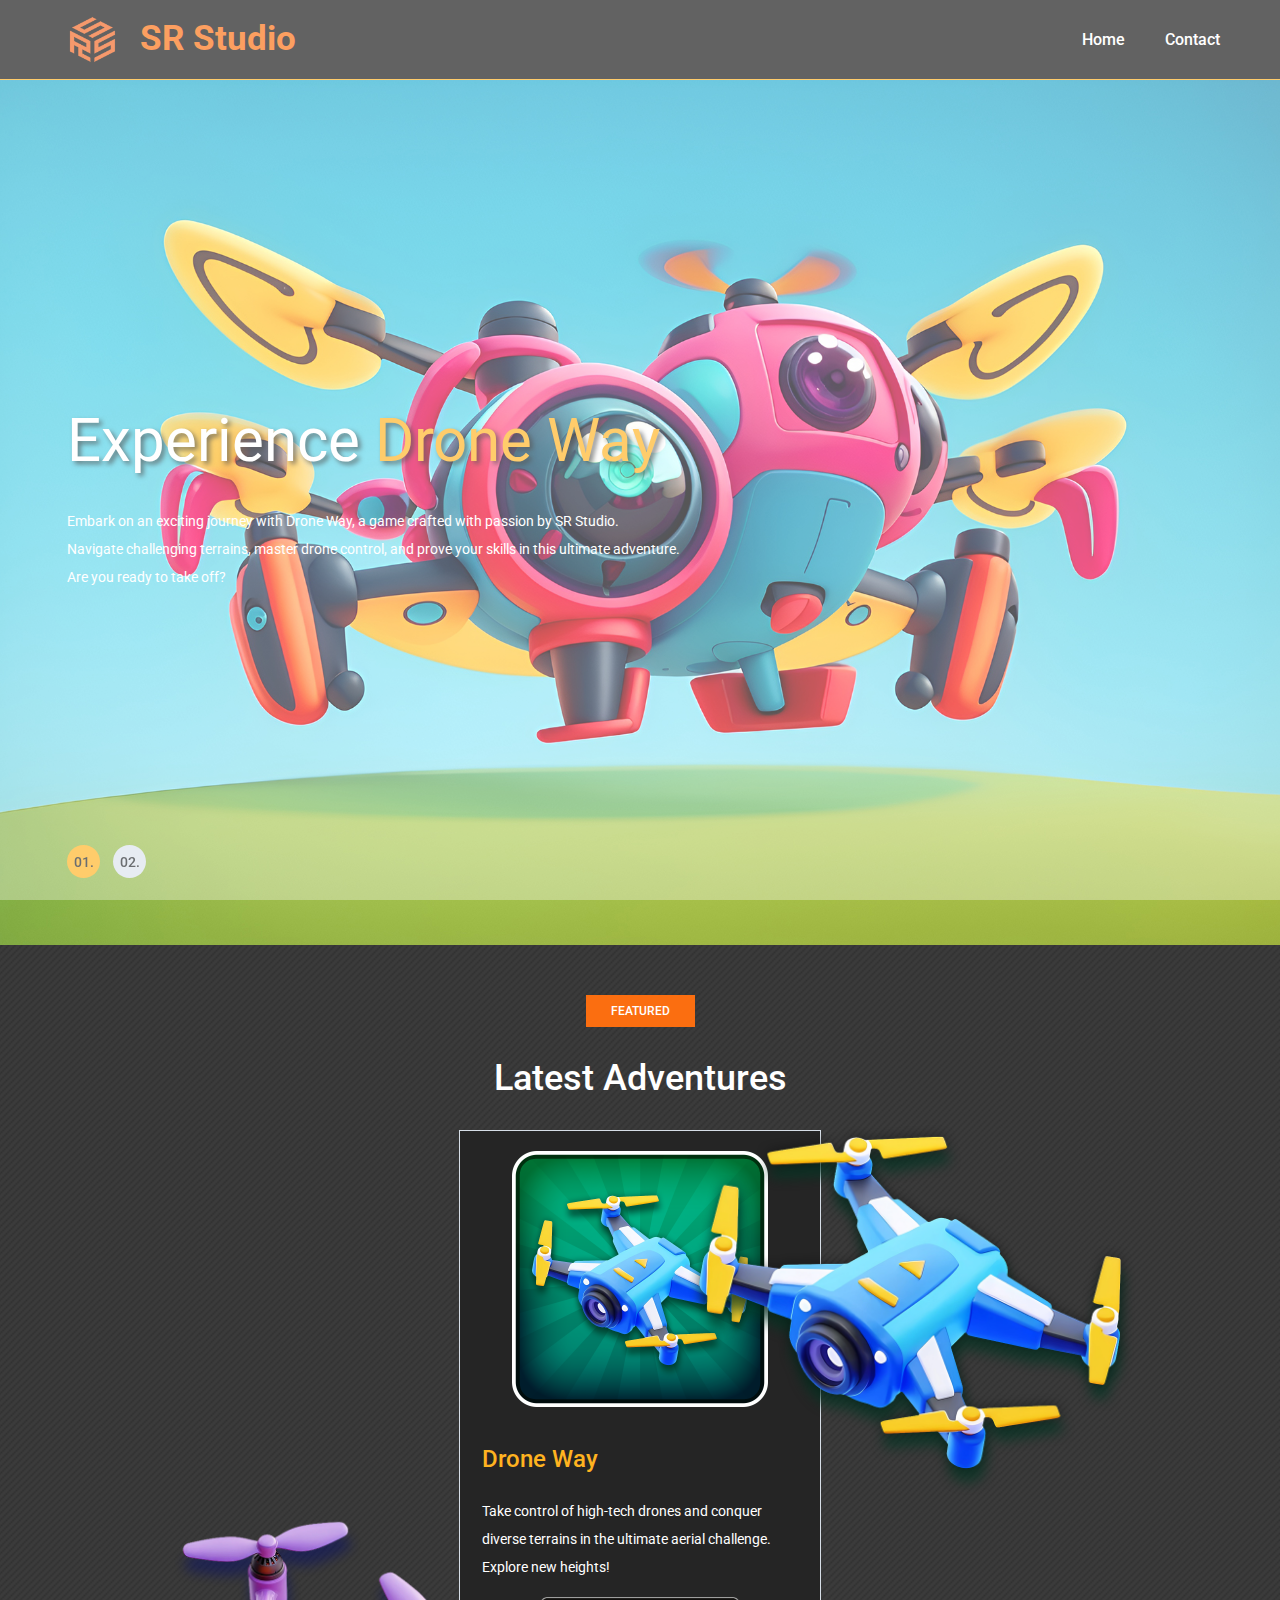
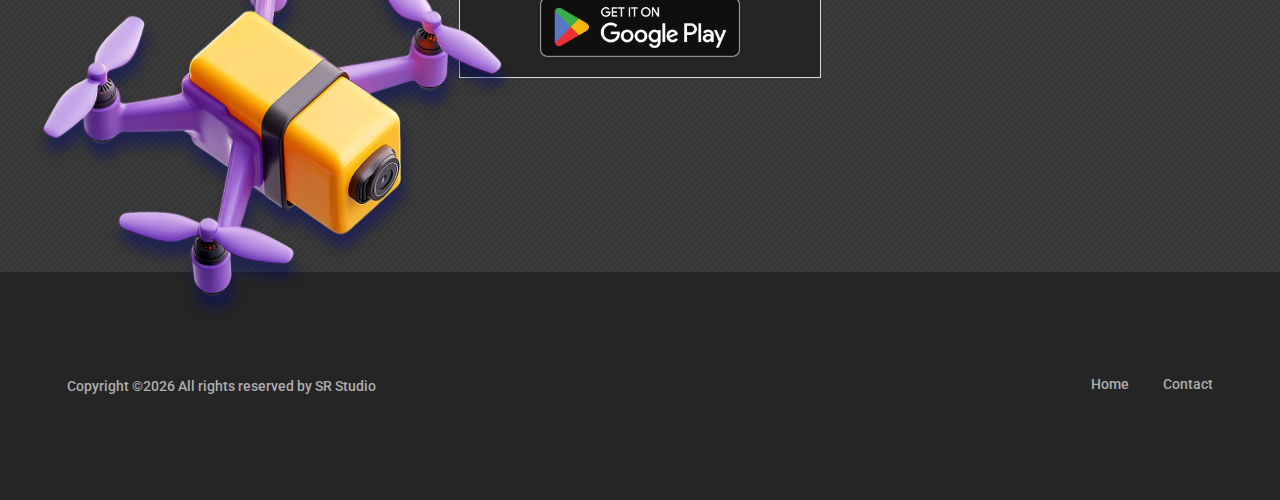
<file: index.html>
<!DOCTYPE html>
<html lang="en">
<head>
	<title>SR Studio</title>
	<meta charset="UTF-8">
	<meta name="description" content="SR Studio">
	<meta name="keywords" content="SR Studio, srs, Drone Way, game development, creative games, adventure games, racing games, strategy games, gaming community, tournaments, game reviews, online gaming, video game studio, featured games, best games, gaming trends">
	<meta name="viewport" content="width=device-width, initial-scale=1.0">
	<!-- Favicon -->   
	<link href="img/logo.png" rel="srs icon"/>

	<!-- Google Fonts -->
	<link href="https://fonts.googleapis.com/css?family=Roboto:400,400i,500,500i,700,700i" rel="stylesheet">

	<!-- Stylesheets -->
	<link rel="stylesheet" href="css/bootstrap.min.css"/>
	<link rel="stylesheet" href="css/font-awesome.min.css"/>
	<link rel="stylesheet" href="css/owl.carousel.css"/>
	<link rel="stylesheet" href="css/style.css"/>
	<link rel="stylesheet" href="css/animate.css"/>


	<!--[if lt IE 9]>
	  <script src="https://oss.maxcdn.com/html5shiv/3.7.2/html5shiv.min.js"></script>
	  <script src="https://oss.maxcdn.com/respond/1.4.2/respond.min.js"></script>
	<![endif]-->

</head>
<body>
	<!-- Page Preloder -->
	<div id="preloder">
		<div class="loader"></div>
	</div>

	<!-- Header section -->
	<header class="header-section">
		<div class="container">
			<!-- logo -->
			<div class="logo-container">
				<a class="site-logo" href="index.html">
					<img src="img/logo.png" alt="SRS">
				</a>
				<span class="site-text">SR Studio</span>
			</div>
			<!-- site menu -->
			<nav class="main-menu">
				<ul>
					<li><a href="index.html">Home</a></li>
					<li><a href="contact.html">Contact</a></li>
				</ul>
			</nav>
		</div>
	</header>
	<!-- Header section end -->


	<!-- Hero section -->
	<section class="hero-section">
		<div class="hero-slider owl-carousel">
			<div class="hs-item set-bg" data-setbg="img/slider-1.jpg">
				<div class="hs-text">
					<div class="container">
						<h2>Experience <span>Drone Way</span></h2>
						<p>Embark on an exciting journey with Drone Way, a game crafted with passion by SR Studio. <br> Navigate challenging terrains, master drone control, and prove your skills in this ultimate adventure. <br>Are you ready to take off?</p>
					</div>
				</div>
			</div>
			<div class="hs-item set-bg" data-setbg="img/slider-2.jpg">
				<div class="hs-text">
					<div class="container">
						<h2>Explore the World of <span>Drone Way</span></h2>
						<p>Unleash your creativity and strategy with Drone Way. <br> Designed to captivate and challenge, this game redefines drone simulations. <br> Join the community and experience gaming like never before.</p>
					</div>
				</div>
			</div>
		</div>
	</section>
	<!-- Hero section end -->

	<!-- Recent game section  -->
	<section class="tournaments-section spad">
		<div class="container">
			<div class="section-title">
				<div class="footer-top-bg-right">
					<img src="img/Drone4.png" alt="">
				</div>
				<div class="tournament-title">Featured</div>
				<h2>Latest Adventures</h2>
			</div>
			<div class="row justify-content-center">
				<div class="col-lg-4 col-md-6">
					<div class="recent-game-item">
						<div class="rgi-thumb set-bg" data-setbg="img/DroneWay.png">
						</div>
						<div class="rgi-content">
							<h4>Drone Way</h4>
							<p>Take control of high-tech drones and conquer diverse terrains in the ultimate aerial challenge. Explore new heights!</p>
							<a href="https://play.google.com/store/apps/details?id=com.srs.DroneWay"><img src="img/Google_Play_Store.webp"></a>
						</div>
					</div>
				</div>
			</div>
		</div>
	</section>
	<!-- Recent game section end -->

	<!-- Footer top section -->
	<section class="footer-top-section">
		<div class="container">
			<div class="footer-top-bg">
				<img src="img/Drone.png" alt="">
			</div>
		</div>
	</section>
	<!-- Footer top section end -->

	
	<!-- Footer section -->
	<footer class="footer-section">
		<div class="container">
			<ul class="footer-menu">
				<li><a href="index.html">Home</a></li>
				<li><a href="contact.html">Contact</a></li>
			</ul>
			<p class="copyright">Copyright &copy;<script>document.write(new Date().getFullYear());</script> All rights reserved by SR Studio</p>
		</div>
	</footer>
	<!-- Footer section end -->


	<!--====== Javascripts & Jquery ======-->
	<script src="js/jquery-3.2.1.min.js"></script>
	<script src="js/bootstrap.min.js"></script>
	<script src="js/owl.carousel.min.js"></script>
	<script src="js/jquery.marquee.min.js"></script>
	<script src="js/main.js"></script>
    </body>
</html>
</file>
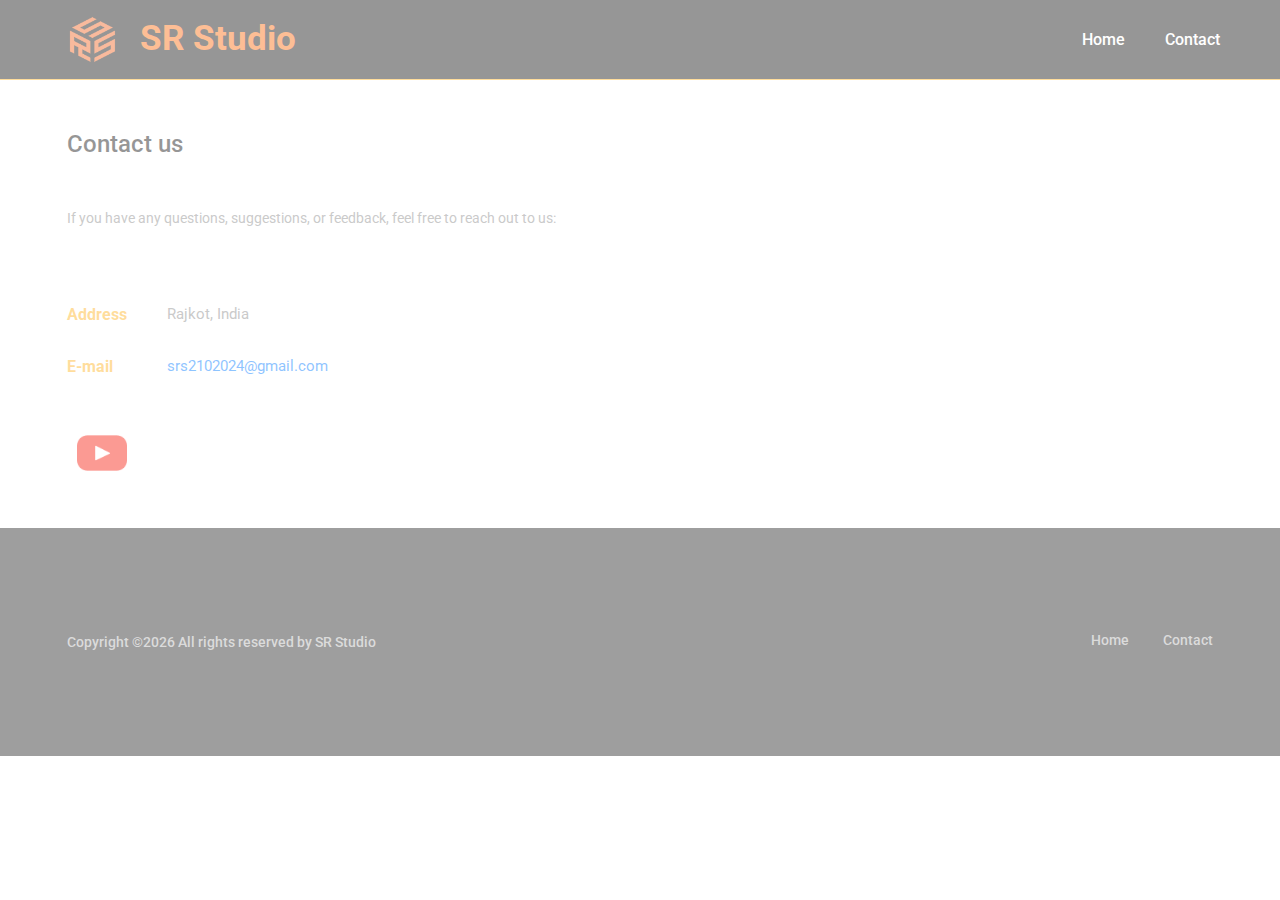
<file: contact.html>
<!DOCTYPE html>
<html lang="en">
<head>
	<title>SR Studio</title>
	<meta charset="UTF-8">
	<meta name="description" content="SR Studio">
	<meta name="keywords" content="SR Studio, srs, Drone Way, game development, creative games, adventure games, racing games, strategy games, gaming community, tournaments, game reviews, online gaming, video game studio, featured games, best games, gaming trends">
	<meta name="viewport" content="width=device-width, initial-scale=1.0">
	<!-- Favicon -->
	<link href="img/logo.png" rel="srs icon"/>

	<!-- Google Fonts -->
	<link href="https://fonts.googleapis.com/css?family=Roboto:400,400i,500,500i,700,700i" rel="stylesheet">

	<!-- Stylesheets -->
	<link rel="stylesheet" href="css/bootstrap.min.css"/>
	<link rel="stylesheet" href="css/font-awesome.min.css"/>
	<link rel="stylesheet" href="css/owl.carousel.css"/>
	<link rel="stylesheet" href="css/style.css"/>
	<link rel="stylesheet" href="css/animate.css"/>


	<!--[if lt IE 9]>
	  <script src="https://oss.maxcdn.com/html5shiv/3.7.2/html5shiv.min.js"></script>
	  <script src="https://oss.maxcdn.com/respond/1.4.2/respond.min.js"></script>
	<![endif]-->

</head>
<body>
	<!-- Page Preloder -->
	<div id="preloder">
		<div class="loader"></div>
	</div>

	<!-- Header section -->
	<header class="header-section">
		<div class="container">
			<!-- logo -->
			<div class="logo-container">
				<a class="site-logo" href="index.html">
					<img src="img/logo.png" alt="SRS">
				</a>
				<span class="site-text">SR Studio</span>
			</div>
			<!-- site menu -->
			<nav class="main-menu">
				<ul>
					<li><a href="index.html">Home</a></li>
					<li><a href="contact.html">Contact</a></li>
				</ul>
			</nav>
		</div>
	</header>
	<!-- Header section end -->

	<!-- Page section -->
	<section class="page-section spad contact-page">
		<div class="container">
			<div class="row">
				<div class="col mb-5 mb-lg-0">
					<h4 class="comment-title">Contact us</h4>
					<p>If you have any questions, suggestions, or feedback, feel free to reach out to us:</p>
					<div class="row">
						<div class="col-md-9">
							<ul class="contact-info-list">
								<li><div class="cf-left">Address</div><div class="cf-right">Rajkot, India</div></li>
								<li><div class="cf-left">E-mail</div><div class="cf-right"><a href="mailto:srs2102024@gmail.com">srs2102024@gmail.com</a></div></li>
							</ul>
						</div>
					</div>
					<div class="social-links">
						<a href="https://youtube.com/@srs-1001?si=VspR6GMpWQD0UGbo"><img src="img/youtube.png"></img></a>
					</div>
				</div>
			</div>
		</div>
	</section>
	<!-- Page section end -->


	<!-- Footer section -->
	<footer class="footer-section">
		<div class="container">
			<ul class="footer-menu">
				<li><a href="index.html">Home</a></li>
				<li><a href="contact.html">Contact</a></li>
			</ul>
			<p class="copyright">Copyright &copy;<script>document.write(new Date().getFullYear());</script> All rights reserved by SR Studio</p>
		</div>
	</footer>
	<!-- Footer section end -->


	<!--====== Javascripts & Jquery ======-->
	<script src="js/jquery-3.2.1.min.js"></script>
	<script src="js/bootstrap.min.js"></script>
	<script src="js/owl.carousel.min.js"></script>
	<script src="js/jquery.marquee.min.js"></script>
	<script src="js/main.js"></script>

    </body>
</html>
</file>
<file: css/style.css>
html,
body {
	height: 100%;
	font-family: 'Roboto', sans-serif;
	-webkit-font-smoothing: antialiased;
	font-smoothing: antialiased;
}

h1,
h2,
h3,
h4,
h5,
h6 {
	margin: 0;
	font-weight: 500;
	color: #131313;
}

h1 {
	font-size: 70px;
}

h2 {
	font-size: 36px;
}

h3 {
	font-size: 30px;
}

h4 {
	font-size: 24px;
}

h5 {
	font-size: 20px;
}

h6 {
	font-size: 16px;
}

p {
	font-size: 14px;
	color: #878787;
	line-height: 2;
}

img {
	max-width: 100%;
}

input:focus,
select:focus,
button:focus,
textarea:focus {
	outline: none;
}

a:hover,
a:focus {
	text-decoration: none;
	outline: none;
}

ul,
ol {
	padding: 0;
	margin: 0;
}

/*---------------------
  Helper CSS
-----------------------*/

.section-title {
	text-align: center;
	margin-bottom: 30px;
}

.section-title h2 {
	padding-top: 30px;
	font-size: 36px;
	color: #fff;
}

.set-bg {
	background-repeat: no-repeat;
	background-size: cover;
	background-position: top center;
}

.spad {
	padding-top: 50px;
	padding-bottom: 50px;
}

.text-white h1,
.text-white h2,
.text-white h3,
.text-white h4,
.text-white h5,
.text-white h6,
.text-white p,
.text-white span,
.text-white li,
.text-white a {
	color: #fff;
}

.rating i {
	color: #fbb710;
}

.rating .is-fade {
	color: #e0e3e4;
}

/*---------------------
  Commom elements
-----------------------*/

/* buttons */
.site-btn {
	display: inline-block;
	text-align: center;
	font-size: 15px;
	color: #131313;
	padding: 16px 30px;
	min-width: 153px;
	border-radius: 50px;
	font-weight: 500;
	border: none;
	background: #ffb320;
	cursor: pointer;
}

.site-btn.btn-sm {
	padding: 10px 30px;
	min-width: 163px;
}

.site-btn:hover {
	color: #131313;
}

.cata {
	display: inline-block;
	text-transform: uppercase;
	font-size: 12px;
	font-weight: 500;
	color: #fff;
	padding: 6px 25px;
}

.cata.new {
	background: #ff205f;
}

.cata.strategy {
	background: #4eae60;
}

.cata.racing {
	background: #694eae;
}

.cata.adventure {
	background: #40abf5;
}

/* Preloder */
#preloder {
	position: fixed;
	width: 100%;
	height: 100%;
	top: 0;
	left: 0;
	z-index: 999999;
	background: #fff;
}

.loader {
	width: 40px;
	height: 40px;
	position: absolute;
	top: 50%;
	left: 50%;
	margin-top: -13px;
	margin-left: -13px;
	border-radius: 60px;
	animation: loader 0.8s linear infinite;
	-webkit-animation: loader 0.8s linear infinite;
}

@keyframes loader {
	0% {
		-webkit-transform: rotate(0deg);
		transform: rotate(0deg);
		border: 4px solid #f44336;
		border-left-color: transparent;
	}
	50% {
		-webkit-transform: rotate(180deg);
		transform: rotate(180deg);
		border: 4px solid #673ab7;
		border-left-color: transparent;
	}
	100% {
		-webkit-transform: rotate(360deg);
		transform: rotate(360deg);
		border: 4px solid #f44336;
		border-left-color: transparent;
	}
}

@-webkit-keyframes loader {
	0% {
		-webkit-transform: rotate(0deg);
		border: 4px solid #f44336;
		border-left-color: transparent;
	}
	50% {
		-webkit-transform: rotate(180deg);
		border: 4px solid #673ab7;
		border-left-color: transparent;
	}
	100% {
		-webkit-transform: rotate(360deg);
		border: 4px solid #f44336;
		border-left-color: transparent;
	}
}

/*------------------
  Header section
---------------------*/
.header-section {
	background: #131313;
	border-bottom: 1px solid #ffb320;
	height: 80px; /* Fixed height */
	display: flex; /* Flexbox for alignment */
	align-items: center; /* Center items vertically */
}

.header-section .container {
	display: flex; /* Flexbox layout for container */
	align-items: center; /* Vertically center content */
	justify-content: space-between; /* Space between logo and menu */
	width: 100%;
	max-width: 1200px; /* Optional: Limit width */
	margin: 0 auto; /* Center container horizontally */
	height: 100%;
}

.logo-container {
	display: flex;
	align-items: center; /* Vertically align text with logo */
	gap: 10px; /* Space between logo and text */
}

.site-logo img {
	height: 75px; /* Resize logo to fit header */
	width: auto; /* Maintain aspect ratio */
}

.site-text {
	font-size: 35px; /* Font size for "SR Studio" */
	color: #fb6e10; /* Text color */
	font-weight: bold;
}

.main-menu ul {
	list-style: none; /* Remove default bullet points */
	display: flex; /* Display menu items inline */
	margin: 0;
	padding: 0;
	gap: 30px; /* Space between menu items */
}

.main-menu ul li a {
	font-size: 16px;
	color: #fff;
	font-weight: 500;
	text-decoration: none;
	padding: 10px 5px;
}

.main-menu ul li a:hover {
	color: #ffb320;
}

/*------------------
  Hero Section
---------------------*/

.hero-slider .hs-item {
	height: 865px;
	display: table;
	width: 100%;
}

.hero-slider .hs-text {
	display: table-cell;
	vertical-align: middle;
}

.hero-slider .hs-text h2 {
	color: #fff;
	font-weight: 400;
	font-size: 60px;
	margin-bottom: 30px;
	position: relative;
	top: -80px;
	opacity: 0;
	text-shadow: 3px 3px 5px rgba(0, 0, 0, 0.7); /* Bottom-right shadow */
}

.hero-slider .hs-text h2 span {
	color: #ffb320;
	text-shadow: 3px 3px 5px rgba(0, 0, 0, 0.7); /* Bottom-right shadow */
}

.hero-slider .hs-text p {
	color: #fff;
	margin-bottom: 30px;
	position: relative;
	position: relative;
	top: -90px;
	opacity: 0;
}

.hero-slider .hs-text .site-btn {
	position: relative;
	top: -100px;
	opacity: 0;
}

.hero-slider .owl-item.active .hs-item h2,
.hero-slider .owl-item.active .hs-item p,
.hero-slider .owl-item.active .hs-item .site-btn {
	top: 0;
	opacity: 1;
}

.hero-slider .owl-item.active .hs-item h2 {
	-webkit-transition: all 0.5s ease 1s;
	-o-transition: all 0.5s ease 1s;
	transition: all 0.5s ease 1s;
}

.hero-slider .owl-item.active .hs-item p {
	-webkit-transition: all 0.5s ease 0.8s;
	-o-transition: all 0.5s ease 0.8s;
	transition: all 0.5s ease 0.8s;
}

.hero-slider .owl-item.active .hs-item .site-btn {
	-webkit-transition: all 0.5s ease 0.6s;
	-o-transition: all 0.5s ease 0.6s;
	transition: all 0.5s ease 0.6s;
}

.hero-slider .owl-dots {
	position: relative;
	max-width: 1146px;
	margin: -33px auto 0;
	top: -67px;
	z-index: 5;
}

.hero-slider .owl-dots .owl-dot {
	display: inline-block;
	margin-right: 13px;
	width: 33px;
	height: 33px;
	font-size: 14px;
	font-weight: 500;
	text-align: center;
	padding-top: 7px;
	border-radius: 40px;
	background: #dbe2ec;
}

.hero-slider .owl-dots .owl-dot.active {
	background: #ffb320;
}

/*---------------------
  Latest News section
-----------------------*/

.latest-news-section {
	overflow: hidden;
	display: block;
	clear: both;
	background: #131313;
	padding: 24px 0;
	position: relative;
}

.ln-title {
	position: absolute;
	height: 100%;
	width: 29%;
	left: 0;
	top: 0;
	text-align: right;
	padding-top: 24px;
	padding-right: 66px;
	font-size: 18px;
	font-weight: 500;
	color: #fff;
	background: #ffb320;
	z-index: 1;
}

.news-ticker {
	width: 71%;
	float: right;
	overflow: hidden;
	display: inline-block;
}

.news-ticker-contant .nt-item {
	margin-right: 35px;
	color: #fff;
	display: inline-block;
}

.news-ticker-contant .nt-item span {
	margin-right: 35px;
	display: inline-block;
	text-transform: uppercase;
	font-size: 12px;
	font-weight: 500;
	color: #fff;
	padding: 4px 20px;
}

.news-ticker-contant .nt-item span.new {
	background: #ff205f;
}

.news-ticker-contant .nt-item span.strategy {
	background: #4eae60;
}

.news-ticker-contant .nt-item span.racing {
	background: #694eae;
}

/*------------------
  Feature Section
---------------------*/

.feature-item {
	height: 415px;
	position: relative;
}

.feature-item:after {
	position: absolute;
	content: "";
	width: 100%;
	height: 100%;
	left: 0;
	top: 0;
	background: #000;
	opacity: .65;
}

.feature-item .cata {
	position: relative;
	margin-top: 28px;
	margin-left: 29px;
	z-index: 3;
}

.feature-item .fi-content {
	position: absolute;
	width: 100%;
	left: 0;
	bottom: 0;
	padding: 0 26px 24px;
	z-index: 2;
}

.feature-item .fi-content h5 {
	margin-bottom: 18px;
}

.feature-item .fi-content .fi-comment {
	font-size: 12px;
	opacity: .54;
}

/*----------------------
  Recent Game Section
------------------------*/

.recent-game-section {
	background-color: #eef2f6;
	border-top: 1px solid #d6dee7;
	border-bottom: 1px solid #d6dee7;
}

.recent-game-item {
	background: #252525;
	border: 1px solid #d6dee7;
	display: flex; /* Enable Flexbox */
	flex-direction: column; /* Arrange children vertically */
	align-items: center; /* Center content horizontally */
	padding-top: 20px; /* Optional padding for spacing */
}

.recent-game-item .rgi-thumb {
	height: 256px;
	width: 256px;
	padding: 25px 28px;
	background-repeat: no-repeat;
	background-size: cover;
	background-position: center;
	display: block; /* Ensure block-level behavior */
}

.recent-game-item .rgi-content {
	padding: 34px 22px 20px;
	border-top: none;
	position: relative;
}

.recent-game-item .rgi-content h4 {
	margin-bottom: 20px;
	line-height: 1.5;
	color: #ffb320;
}

.recent-game-item .rgi-content p {
	color: #fff;
}

.recent-game-item .rgi-content a {
	display: flex; /* Ensure Flexbox applies to the link */
	justify-content: center; /* Center the image inside the link */
	margin-top: 10px; /* Add some spacing above the icon */
}

.recent-game-item .rgi-content img {
	height: auto; /* Maintain the aspect ratio */
	width: 100%; /* Makes the image responsive to the container's width */
	max-width: 200px; /* Maximum width of the image */
}

.recent-game-item .rgi-content .comment {
	font-size: 12px;
	color: #737373;
}

.recent-game-item .rgi-extra {
	position: absolute;
	right: 0;
	bottom: 0;
	width: 70px;
}

.recent-game-item .rgi-extra .rgi-star,
.recent-game-item .rgi-extra .rgi-heart {
	height: 35px;
	width: 35px;
	float: left;
	display: block;
	padding: 6px 8px 0;
}

.recent-game-item .rgi-extra .rgi-star {
	background: #ffb320;
}

.recent-game-item .rgi-extra .rgi-heart {
	background: #ff205f;
}

/*----------------------
  Tournaments Section
------------------------*/

.tournaments-section {
	background-image: url("../img/pattern.png");
	background-repeat: repeat;
}

.tournament-title {
	display: inline-block;
	padding: 7px 25px;
	font-size: 12px;
	font-weight: 500;
	color: #fff;
	text-transform: uppercase;
	background: #fb6e10;
}

.tournament-item {
	background: #252525;
}

.tournament-item .ti-notic {
	display: inline-block;
	padding: 8px 21px;
	font-size: 12px;
	font-weight: 700;
	color: #131313;
	text-transform: uppercase;
	background: #ffb320;
}

.tournament-item .ti-content {
	padding: 38px 24px;
	overflow: hidden;
}

.tournament-item .ti-thumb {
	width: 168px;
	height: 178px;
	float: left;
}

.tournament-item .ti-text {
	padding-left: 195px;
}

.tournament-item .ti-text h4 {
	color: #ffb320;
	margin-bottom: 20px;
}

.tournament-item .ti-text ul {
	list-style: none;
	margin-bottom: 20px;
}

.tournament-item .ti-text ul li {
	color: #fff;
	font-size: 12px;
	margin-bottom: 6px;
}

.tournament-item .ti-text ul li span {
	color: #9a9a9a;
}

.tournament-item .ti-text p {
	font-size: 12px;
	margin-bottom: 0;
}

.tournament-item .ti-text p span {
	font-weight: 500;
	color: #ffb320;
}

/*----------------------
  Review Section
------------------------*/

.review-section {
	background-position: right top;
}

.review-item .review-cover {
	position: relative;
	margin-bottom: 30px;
	height: 345px;
}

.review-item .review-cover .score {
	position: absolute;
	width: 54px;
	height: 54px;
	top: -27px;
	left: 26px;
	padding-top: 15px;
	font-size: 18px;
	font-weight: 500;
	color: #fff;
	text-align: center;
	border-radius: 50%;
	z-index: 1;
}

.review-item .review-cover .score.yellow {
	background: #ffb320;
}

.review-item .review-cover .score.purple {
	background: #694eae;
}

.review-item .review-cover .score.pink {
	background: #ff20ae;
}

.review-item .review-cover .score.green {
	background: #4eae60;
}

.review-item .review-text {
	text-align: center;
}

.review-item .review-text h5 {
	margin-bottom: 20px;
}

.review-item .review-text p {
	margin-bottom: 0;
}

.review-item .rating {
	margin-bottom: 20px;
}

.review-item .rating i {
	font-size: 12px;
}

/*----------------------
  Footer top Section
------------------------*/

.footer-top-section {
	background-image: url("../img/pattern.png");
	background-repeat: repeat;
	padding: 72px 0;
}

.footer-top-section .container {
	position: relative;
}

.footer-top-bg {
	position: absolute;
	left: -30px;
	bottom: -170px;
	z-index: 2;
}

.footer-top-bg img {
	height: auto; /* Maintain the aspect ratio */
	width: 100%; /* Makes the image responsive to the container's width */
	max-width: 500px; /* Maximum width of the image */
}

.footer-top-bg-right {
	position: absolute;
	right: 120px;
	z-index: 2;
	bottom: -650px;
}

.footer-top-bg-right img {
	height: auto; /* Maintain the aspect ratio */
	width: 100%; /* Makes the image responsive to the container's width */
	max-width: 500px; /* Maximum width of the image */
}

.footer-widget {
	padding: 40px 30px 7px;
	background: #252525;
	border: 1px solid #4a4a4a;
}

.footer-widget .fw-title {
	color: #fff;
	margin-bottom: 40px;
}

.latest-blog .lb-item {
	margin-bottom: 23px;
	overflow: hidden;
}

.latest-blog .lb-item .lb-thumb {
	width: 97px;
	height: 97px;
	float: left;
}

.latest-blog .lb-item .lb-content {
	padding-left: 110px;
}

.latest-blog .lb-item .lb-content .lb-date {
	font-size: 12px;
	color: #ffb320;
	margin-bottom: 8px;
}

.latest-blog .lb-item .lb-content p {
	font-size: 12px;
	margin-bottom: 5px;
	color: #d3d3d3;
}

.latest-blog .lb-item .lb-content .lb-author {
	font-size: 12px;
	color: #d3d3d3;
	opacity: 0.45;
}

.top-comment {
	overflow: hidden;
}

.top-comment .tc-item {
	margin-bottom: 23px;
	overflow: hidden;
}

.top-comment .tc-item .tc-thumb {
	width: 63px;
	height: 63px;
	border-radius: 50%;
	float: left;
}

.top-comment .tc-item .tc-content {
	padding-left: 100px;
}

.top-comment .tc-item .tc-content p {
	font-size: 12px;
	color: #d3d3d3;
	margin-bottom: 5px;
}

.top-comment .tc-item .tc-content p a {
	color: #ff205f;
}

.top-comment .tc-item .tc-content p span {
	color: #7a7a7a;
}

.top-comment .tc-item .tc-content .tc-date {
	font-size: 12px;
	color: #ffb320;
}

/*----------------------
  Footer Section
------------------------*/

.footer-section {
	padding: 100px 0 100px;
	overflow: hidden;
	background: #252525;
}

.footer-menu {
	list-style: none;
	float: right;
}

.footer-menu li {
	display: inline;
}

.footer-menu li a {
	display: inline-block;
	font-size: 14px;
	font-weight: 500;
	color: #aeaeae;
	margin-left: 30px;
}

.copyright {
	float: left;
	margin-bottom: 0;
	font-weight: 500;
	color: #aeaeae;
}

/*------------------
  Other Pages
--------------------
====================*/

.page-info-section {
	height: 499px;
	position: relative;
}

.page-info-section .pi-content {
	position: absolute;
	width: 100%;
	bottom: 65px;
	left: 0;
	z-index: 2;
}

.page-info-section .pi-content h2 {
	font-size: 60px;
	margin-bottom: 25px;
	font-weight: 400;
}

.site-pagination {
	padding-top: 50px;
}

.site-pagination a,
.site-pagination span {
	width: 33px;
	height: 33px;
	font-size: 14px;
	font-weight: 500;
	padding-top: 7px;
	text-align: center;
	display: inline-block;
	border-radius: 50%;
	color: #131313;
	margin-right: 10px;
}

.site-pagination .active {
	background: #ffb320;
}

.site-pagination.sp-style-2 a,
.site-pagination.sp-style-2 span {
	background: #e5e5e5;
}

.site-pagination.sp-style-2 .active {
	background: #ffb320;
}

.widget-item {
	margin-bottom: 73px;
}

.widget-item:last-child {
	margin-bottom: 0;
}

.widget-item .widget-title {
	margin-bottom: 40px;
}

.widget-item .latest-blog .lb-item .lb-content p,
.widget-item .top-comment .tc-item .tc-content p {
	color: #131313;
}

.widget-item .latest-blog .lb-item .lb-content .lb-author {
	color: #737373;
}

.widget-item .top-comment .tc-item .tc-content {
	padding-right: 20px;
}

.widget-item .review-item {
	background: #eff2f5;
}

.widget-item .review-item .review-text {
	padding: 0 35px 20px;
}

.search-widget {
	position: relative;
}

.search-widget input {
	width: 100%;
	height: 41px;
	border: 1px solid #d6dee7;
	padding-left: 22px;
	padding-right: 45px;
	font-size: 12px;
}

.search-widget button {
	position: absolute;
	right: 0;
	top: 0;
	height: 100%;
	background: none;
	border: none;
	padding-right: 15px;
	color: #878787;
	cursor: pointer;
}

/*-----------------
  Categories page
--------------------*/

.recent-game-page .recent-game-item {
	margin-bottom: 42px;
}

/*-----------------
  Single blog page
--------------------*/

.single-blog-page .blog-thumb {
	height: 424px;
	padding-top: 24px;
	padding-left: 29px;
	margin-bottom: 40px;
	position: relative;
}

.single-blog-page .blog-thumb .rgi-extra {
	position: absolute;
	right: 0;
	bottom: 0;
	width: 70px;
}

.single-blog-page .blog-thumb .rgi-extra .rgi-star,
.single-blog-page .blog-thumb .rgi-extra .rgi-heart {
	height: 35px;
	width: 35px;
	float: left;
	display: block;
	padding: 6px 8px 0;
}

.single-blog-page .blog-thumb .rgi-extra .rgi-star {
	background: #ffb320;
}

.single-blog-page .blog-thumb .rgi-extra .rgi-heart {
	background: #ff205f;
}

.single-blog-page .blog-content h3 {
	margin-bottom: 10px;
}

.single-blog-page .blog-content .meta-comment {
	display: block;
	font-size: 12px;
	color: #737373;
	margin-bottom: 25px;
}

.single-blog-page .blog-content p {
	margin-bottom: 25px;
}

.comment-warp {
	padding-top: 50px;
}

.comment-title {
	margin-bottom: 45px;
}

.comment-list {
	list-style: none;
}

.comment-list li {
	margin-bottom: 40px;
	overflow: hidden;
}

.comment-list .comment .comment-avator {
	width: 63px;
	height: 63px;
	border-radius: 50%;
	float: left;
}

.comment-list .comment .comment-content {
	padding-left: 100px;
}

.comment-list .comment .comment-content h5 {
	font-size: 12px;
	color: #131313;
	font-weight: 400;
	margin-bottom: 10px;
}

.comment-list .comment .comment-content h5 span {
	color: #ffb320;
	padding-left: 18px;
}

.comment-list .comment .comment-content p {
	font-size: 12px;
	margin-bottom: 5px;
}

.comment-list .comment .comment-content .reply {
	font-size: 12px;
	color: #ff1d55;
}

.comment-form-warp {
	padding-top: 30px;
}

.comment-form input[type=text],
.comment-form input[type=email],
.comment-form textarea {
	width: 100%;
	height: 41px;
	border: 1px solid #d6dee7;
	padding-left: 22px;
	padding-right: 45px;
	font-size: 12px;
	margin-bottom: 24px;
}

.comment-form textarea {
	height: 243px;
	padding-top: 15px;
	padding-bottom: 15px;
	margin-bottom: 38px;
}

/*-----------------
  Review page
--------------------*/

.review-page .review-item {
	margin-bottom: 63px;
}

.review-page .review-item .review-text h4 {
	margin-bottom: 10px;
}

.review-dark .review-item .review-text p {
	color: #b5b5b5;
}

.review-section.review-dark {
	background-position: center top;
}

/*-----------------
  Community page
--------------------*/

.community-page .site-pagination {
	padding-top: 62px;
}

.community-warp {
	max-width: 1367px;
	margin: 0 auto;
	background: rgba(0, 0, 0, 0.28);
}

.community-post-list {
	list-style: none;
}

.community-post-list li {
	padding: 33px 55px 65px;
	margin-bottom: 21px;
	overflow: hidden;
	border: 1px solid #878787;
	background: #1f2225;
}

.community-post-list .community-post .author-avator {
	width: 63px;
	height: 63px;
	border-radius: 50%;
	float: left;
}

.community-post-list .community-post .post-content {
	padding-left: 100px;
}

.community-post-list .community-post .post-content h5 {
	font-size: 16px;
	color: #ff205f;
	font-weight: 400;
	margin-bottom: 10px;
}

.community-post-list .community-post .post-content h5 span {
	color: #7a7a7a;
	padding-left: 18px;
}

.community-post-list .community-post .post-content p {
	color: #fff;
	margin-bottom: 5px;
}

.community-post-list .community-post .post-content .post-date {
	font-size: 12px;
	color: #ffb320;
	margin-bottom: 18px;
}

.community-post-list .attachment-file {
	padding-top: 60px;
	max-width: 435px;
}

.community-top-title {
	margin-bottom: 50px;
}

.community-filter {
	margin-bottom: 80px;
}

.community-filter label {
	font-size: 18px;
	color: #1f2225;
	font-weight: 500;
	padding-right: 10px;
}

.community-filter select {
	width: 201px;
	height: 42px;
	font-size: 14px;
	padding: 0 18px;
	color: #1f2225;
	font-weight: 500;
}

/*-----------------
  Contact page
--------------------*/

.map {
	height: 515px;
	background: #ddd;
	margin-bottom: 90px;
}

.contact-info-list {
	padding-top: 55px;
	padding-bottom: 20px;
	list-style: none;
}

.contact-info-list li {
	margin-bottom: 30px;
}

.contact-info-list .cf-left {
	width: 95px;
	float: left;
	font-size: 16px;
	font-weight: 700;
	color: #ffb320;
}

.contact-info-list .cf-right {
	color: #878787;
	font-size: 15px;
	padding-left: 100px;
}

.social-links a {
	color: #474747;
	font-size: 16px;
	margin-left: 10px;
	margin-right: 20px;
}

.social-links img{
	height: 50px;
	width: auto;
}

/*------------------
  Responsive
---------------------*/

@media (min-width: 1200px) {
	.container {
		max-width: 1176px;
	}
}

/* Medium screen : 992px. */

@media only screen and (min-width: 992px) and (max-width: 1199px) {
	.main-menu {
		margin-right: 90px;
	}
	.hero-slider .owl-dots {
		max-width: 930px;
	}
	.review-section {
		background-position: right 10% top;
	}
	.review-item .review-cover {
		height: 280px;
	}
	.latest-blog .lb-item .lb-thumb {
		width: 55px;
		height: 55px;
	}
	.latest-blog .lb-item .lb-content {
		padding-left: 67px;
	}
	.top-comment .tc-item .tc-content {
		padding-left: 95px;
	}
	.footer-top-bg {
		max-width: 370px;
	}
	.page-info-section .pi-content h2 {
		font-size: 50px;
	}
}

/* Tablet :768px. */

@media only screen and (min-width: 768px) and (max-width: 991px) {
	.site-logo {
		max-width: 130px;
	}
	.main-menu {
		margin-right: 25px;
	}
	.main-menu ul li a {
		margin-left: 15px;
	}
	.user-panel {
		padding: 8px 15px;
	}
	.hero-slider .hs-text h2 {
		font-size: 50px;
	}
	.hero-slider .owl-dots {
		max-width: 690px;
	}
	.recent-game-item {
		margin-bottom: 42px;
	}
	.tournament-item .ti-thumb {
		width: 100%;
		height: 230px;
		float: none;
	}
	.tournament-item .ti-text {
		padding-left: 0;
		padding-top: 20px;
	}
	.review-section {
		background-position: left top;
	}
	.review-item {
		margin-bottom: 63px;
	}
	.footer-logo {
		margin-bottom: 50px;
	}
	.latest-blog .lb-item .lb-thumb {
		width: 80px;
		height: 80px;
	}
	.latest-blog .lb-item .lb-content {
		padding-left: 95px;
	}
	.footer-top-bg {
		display: none;
	}
	.footer-top-bg-right {
		display: none;
	}
}

/* Large Mobile :480px. */

@media only screen and (max-width: 767px) {
	.header-section {
		overflow: visible;
		padding: 23px 0;
	}
	.header-section .container {
		position: relative;
	}
	.site-logo {
		float: none;
		padding-top: 0;
	}
	.main-menu {
		display: none;
		position: absolute;
		top: calc(100% + 24px);
		left: 0;
		width: 100%;
		background: #ffffff;
		z-index: 999;
	}
	.main-menu ul li {
		display: block;
		border-bottom: 1px solid #ececec;
	}
	.main-menu ul li a {
		margin-left: 0;
		color: #131313;
		padding: 13px 26px;
	}
	.nav-switch {
		color: #fff;
		display: block;
		float: right;
		cursor: pointer;
		font-size: 25px;
	}
	.user-panel {
		display: none;
	}
	.hero-slider .hs-item {
		height: 700px;
	}
	.hero-slider .hs-text h2 {
		font-size: 36px;
	}
	.hero-slider .owl-dots {
		max-width: 510px;
	}
	.ln-title {
		padding-right: 30px;
	}
	.feature-item {
		margin-bottom: 30px;
	}
	.recent-game-item {
		margin-bottom: 42px;
	}
	.review-section {
		background-position: left top;
	}
	.review-item {
		margin-bottom: 63px;
	}
	.footer-logo {
		margin-bottom: 50px;
	}
	.footer-top-bg {
		display: none;
	}
	.footer-top-bg-right {
		display: none;
	}
	.footer-section {
		padding: 30px 0 20px;
		text-align: center;
	}
	.footer-menu li:first-child a {
		margin-left: 0;
	}
	.footer-menu,
	.copyright {
		float: none;
	}
	.copyright {
		padding-top: 15px;
	}
	.community-post-list li {
		padding: 30px 25px 30px;
	}
	.page-info-section .pi-content h2 {
		font-size: 50px;
	}
}

/* Medium Mobile :480px. */

@media only screen and (max-width: 576px) {
	.hero-slider .owl-dots {
		padding: 0 15px;
	}
	.feature-section {
		padding-left: 15px;
		padding-right: 15px;
	}
	.community-post-list .community-post .author-avator {
		float: none;
	}
	.community-post-list .community-post .post-content {
		padding-left: 0;
		padding-top: 30px;
	}
}

/* Small Mobile :320px. */

@media only screen and (max-width: 479px) {
	.hero-slider .hs-item {
		height: auto;
		padding: 150px 0;
	}
	.ln-title {
		display: none;
	}
	.news-ticker {
		width: 100%;
	}
	.tournament-item .ti-thumb {
		width: 100%;
		height: 230px;
		float: none;
	}
	.tournament-item .ti-text {
		padding-left: 0;
		padding-top: 20px;
	}
	.latest-blog .lb-item .lb-thumb {
		width: 55px;
		height: 55px;
	}
	.latest-blog .lb-item .lb-content {
		padding-left: 67px;
	}
	.top-comment .tc-item .tc-content {
		padding-left: 85px;
	}
	.site-btn {
		padding: 11px 30px;
		min-width: 145px;
	}
	.comment-list .comment .comment-avator {
		float: none;
	}
	.comment-list .comment .comment-content {
		padding-left: 0;
		padding-top: 20px;
	}
	.footer-widget {
		padding: 40px 15px 7px;
	}
	.page-info-section .pi-content h2 {
		font-size: 40px;
	}
}
</file>
